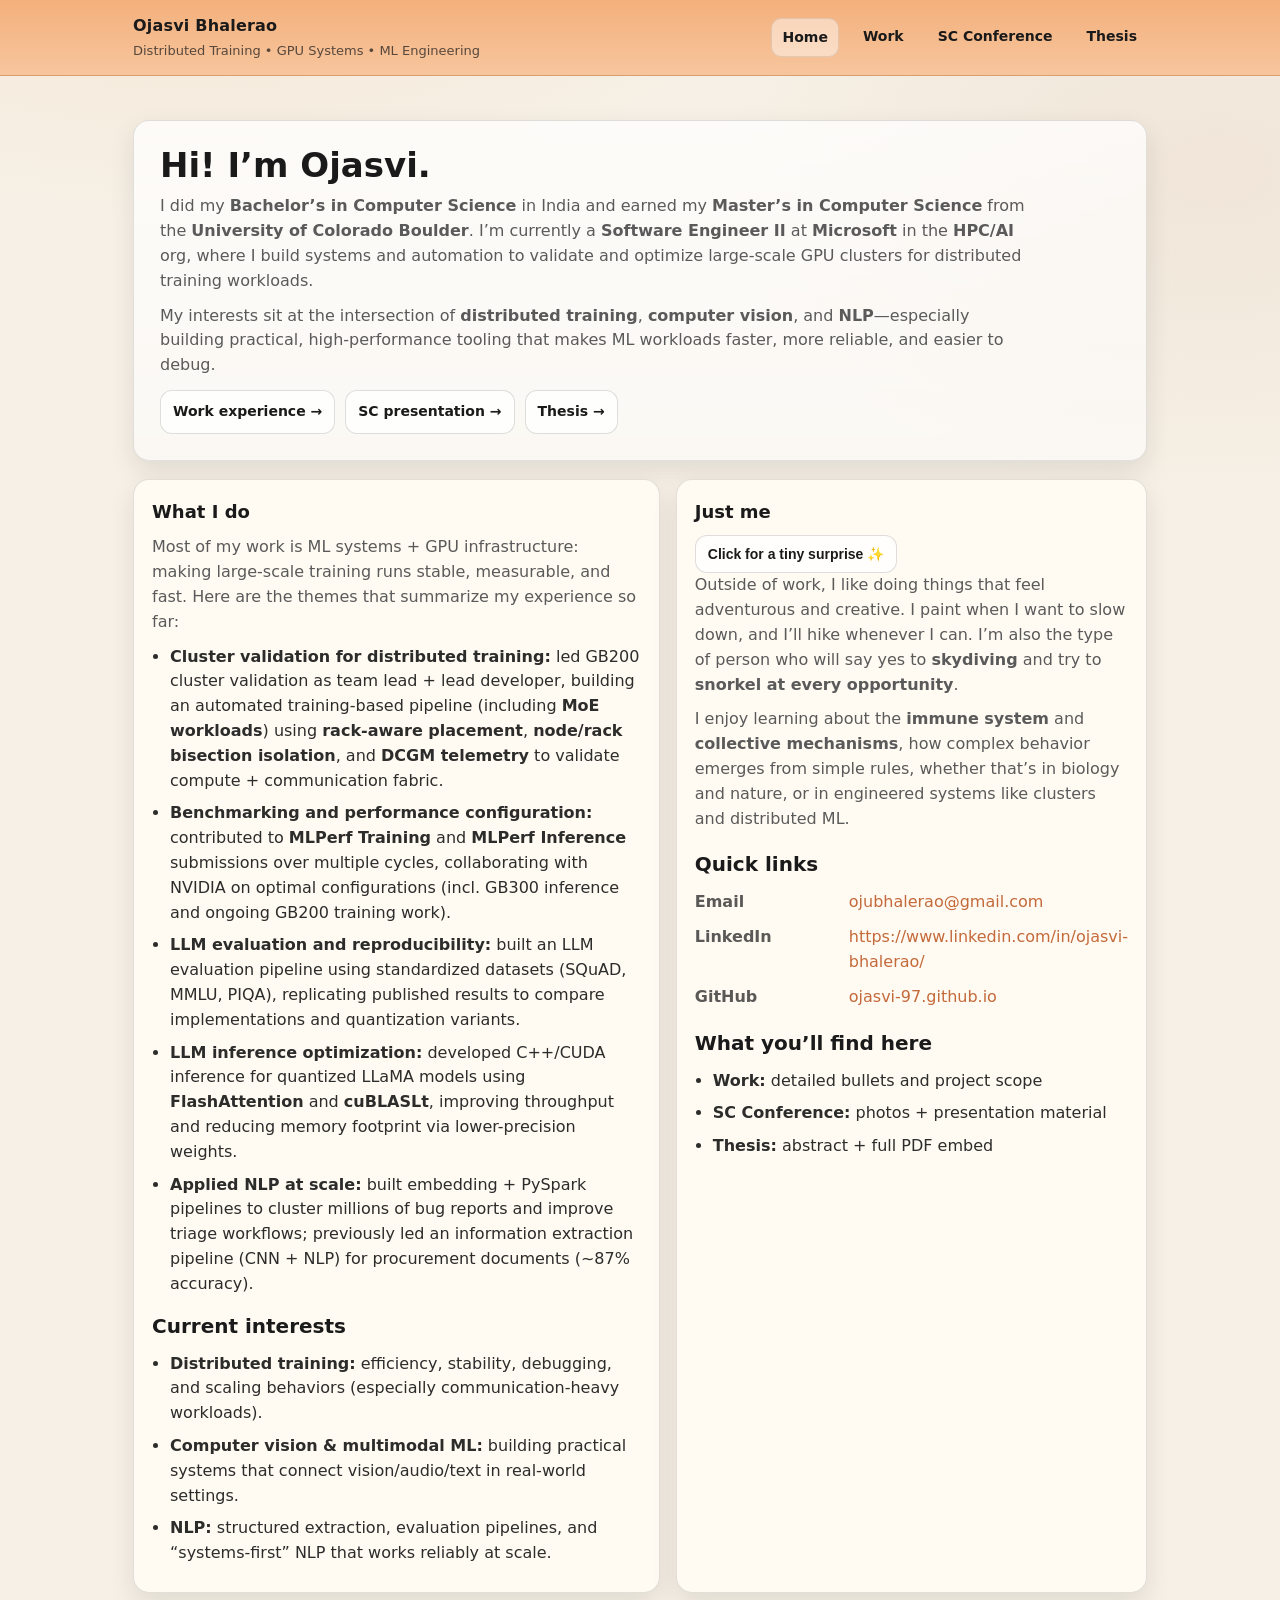
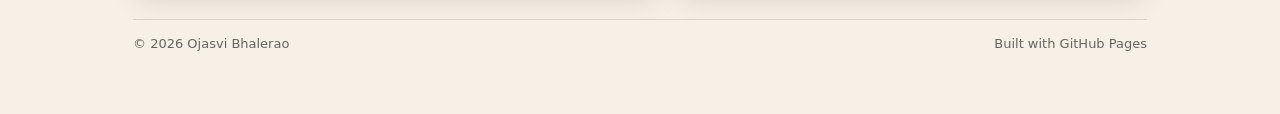
<file: index.html>
<!doctype html>
<html lang="en">
<head>
  <meta charset="utf-8" />
  <meta name="viewport" content="width=device-width,initial-scale=1" />
  <title>Ojasvi Bhalerao</title>
  <link rel="stylesheet" href="assets/css/style.css" />
</head>
<body>
  <div class="nav">
    <div class="nav-inner">
      <div class="brand">
        <div class="name">Ojasvi Bhalerao</div>
        <div class="tagline">Distributed Training • GPU Systems • ML Engineering</div>
      </div>
      <div class="nav-links">
        <a class="active" href="index.html">Home</a>
        <a href="work.html">Work</a>
        <a href="sc.html">SC Conference</a>
        <a href="thesis.html">Thesis</a>
      </div>
    </div>
  </div>

  <div class="container">
    <div class="hero">
      <h1>Hi! I’m Ojasvi.</h1>
      <p>
        I did my <b>Bachelor’s in Computer Science</b> in India and earned my <b>Master’s in Computer Science</b> from the
        <b>University of Colorado Boulder</b>.
        I’m currently a <b>Software Engineer II</b> at <b>Microsoft</b> in the <b>HPC/AI</b> org, where I build systems and
        automation to validate and optimize large-scale GPU clusters for distributed training workloads.
      </p>
      <p>
        My interests sit at the intersection of <b>distributed training</b>, <b>computer vision</b>, and <b>NLP</b>—especially
        building practical, high-performance tooling that makes ML workloads faster, more reliable, and easier to debug.
      </p>

      <!-- <div class="pills">
        <span class="pill">GB200 / GB300</span>
        <span class="pill">NCCL • SLURM • DCGM</span>
        <span class="pill">MoE (TP/EP)</span>
        <span class="pill">MLPerf Training & Inference</span>
        <span class="pill">C++ • Python • CUDA</span>
      </div> -->

      <div class="btnrow">
        <a class="btn" href="work.html">Work experience →</a>
        <a class="btn" href="sc.html">SC presentation →</a>
        <a class="btn" href="thesis.html">Thesis →</a>
      </div>
    </div>

    <div class="grid">
      <div class="card">
        <h2>What I do</h2>
        <p>
          Most of my work is ML systems + GPU infrastructure: making large-scale training runs stable, measurable, and fast.
          Here are the themes that summarize my experience so far:
        </p>
        <ul class="list">
          <li>
            <b>Cluster validation for distributed training:</b> led GB200 cluster validation as team lead + lead developer,
            building an automated training-based pipeline (including <b>MoE workloads</b>) using <b>rack-aware placement</b>,
            <b>node/rack bisection isolation</b>, and <b>DCGM telemetry</b> to validate compute + communication fabric.
          </li>
          <li>
            <b>Benchmarking and performance configuration:</b> contributed to <b>MLPerf Training</b> and <b>MLPerf Inference</b>
            submissions over multiple cycles, collaborating with NVIDIA on optimal configurations (incl. GB300 inference and
            ongoing GB200 training work).
          </li>
          <li>
            <b>LLM evaluation and reproducibility:</b> built an LLM evaluation pipeline using standardized datasets (SQuAD, MMLU,
            PIQA), replicating published results to compare implementations and quantization variants.
          </li>
          <li>
            <b>LLM inference optimization:</b> developed C++/CUDA inference for quantized LLaMA models using <b>FlashAttention</b>
            and <b>cuBLASLt</b>, improving throughput and reducing memory footprint via lower-precision weights.
          </li>
          <li>
            <b>Applied NLP at scale:</b> built embedding + PySpark pipelines to cluster millions of bug reports and improve
            triage workflows; previously led an information extraction pipeline (CNN + NLP) for procurement documents (~87% accuracy).
          </li>
        </ul>

        <div class="section" style="margin-top:14px;">
          <h2>Current interests</h2>
          <ul class="list">
            <li><b>Distributed training:</b> efficiency, stability, debugging, and scaling behaviors (especially communication-heavy workloads).</li>
            <li><b>Computer vision & multimodal ML:</b> building practical systems that connect vision/audio/text in real-world settings.</li>
            <li><b>NLP:</b> structured extraction, evaluation pipelines, and “systems-first” NLP that works reliably at scale.</li>
          </ul>
        </div>
      </div>

      <div class="card">
        <h2>Just me</h2>
        <button class="btn" id="cuteBtn" type="button">Click for a tiny surprise ✨</button>
        <div id="cuteToast" class="toast" aria-live="polite"></div>

        <p>
          Outside of work, I like doing things that feel adventurous and creative. I paint when I want to slow down, and I’ll
          hike whenever I can. I’m also the type of person who will say yes to <b>skydiving</b> and try to <b>snorkel at every
          opportunity</b>.
        </p>
        <p>
          I enjoy learning about the <b>immune system</b> and <b>collective mechanisms</b>, how complex behavior
          emerges from simple rules, whether that’s in biology and nature, or in engineered systems like clusters and distributed ML.
        </p>

        <div class="section">
          <h2>Quick links</h2>
          <div class="kv">
            <div class="k">Email</div>
            <div class="v"><a href="mailto:ojubhalerao@gmail.com">ojubhalerao@gmail.com</a></div>

            <div class="k">LinkedIn</div>
            <div class="v"><a href="https://www.linkedin.com/in/ojasvi-bhalerao/" target="_blank" rel="noopener">https://www.linkedin.com/in/ojasvi-bhalerao/</a></div>

            <div class="k">GitHub</div>
            <div class="v"><a href="https://ojasvi-97.github.io" target="_blank" rel="noopener">ojasvi-97.github.io</a></div>
          </div>
        </div>

        <div class="section">
          <h2>What you’ll find here</h2>
          <ul class="list">
            <li><b>Work:</b> detailed bullets and project scope</li>
            <li><b>SC Conference:</b> photos + presentation material</li>
            <li><b>Thesis:</b> abstract + full PDF embed</li>
          </ul>
        </div>
      </div>
    </div>

    <div class="footer">
      <div>© <span id="y"></span> Ojasvi Bhalerao</div>
      <div class="small">Built with GitHub Pages</div>
    </div>
  </div>

  <script>
    document.getElementById("y").textContent = new Date().getFullYear();
  </script>
  <script>
  const messages = [
    "Thanks for stopping by 😊",
    "May your code compile on the first try 🌼",
    "Sending good vibes (and stable NCCL) 🌿",
    "May your GPU temps be chill and your throughput be spicy 🌶️",
    "Your cluster called — it wants to be validated ✨",
  ];

  const btn = document.getElementById("cuteBtn");
  const toast = document.getElementById("cuteToast");

  if (btn && toast) {
    btn.addEventListener("click", () => {
      const msg = messages[Math.floor(Math.random() * messages.length)];
      toast.textContent = msg;

      toast.classList.remove("show");
      void toast.offsetWidth; // re-trigger animation
      toast.classList.add("show");
    });
  }
</script>

</body>
</html>
</file>
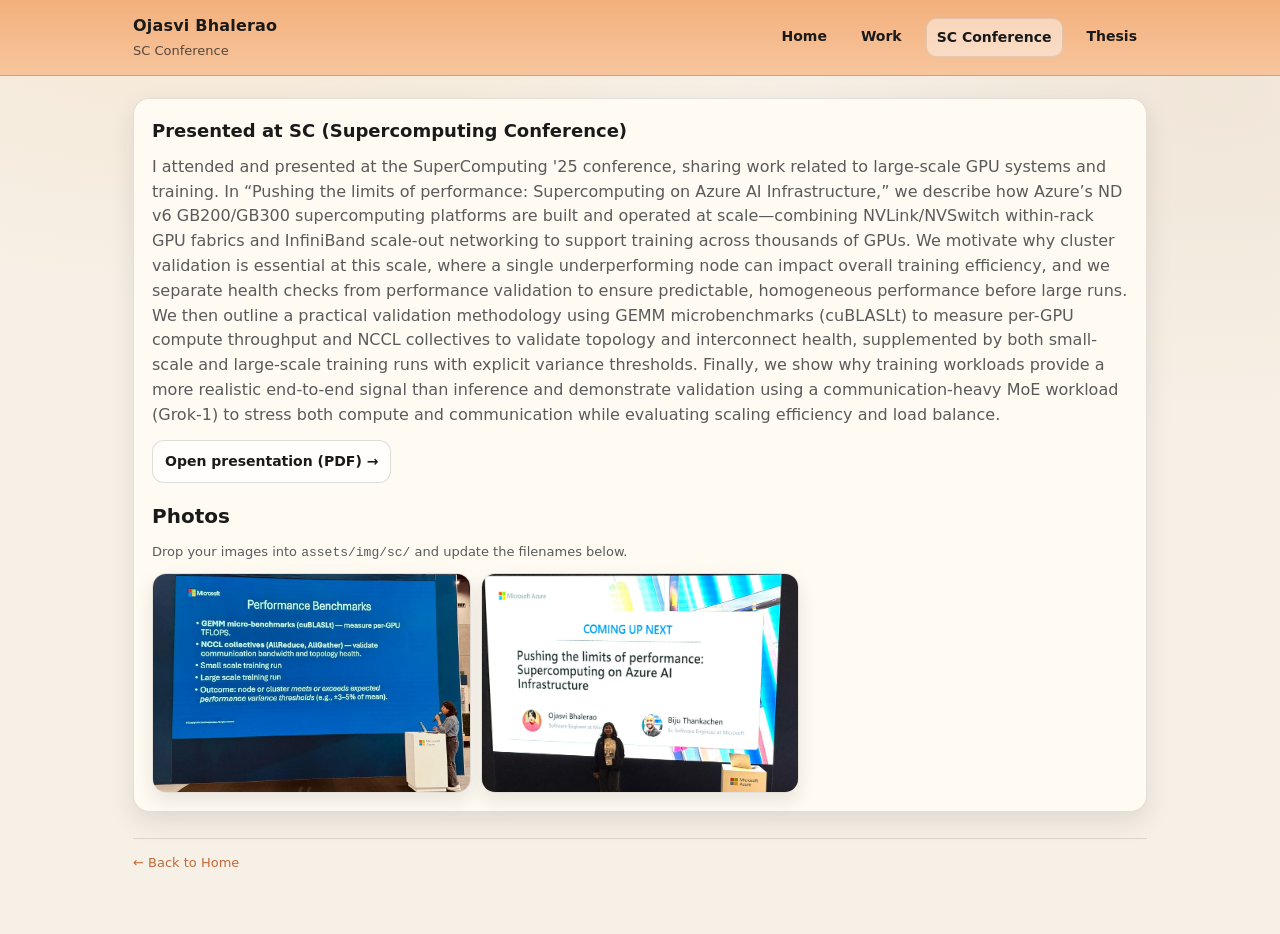
<file: sc.html>
<!doctype html>
<html lang="en">
<head>
  <meta charset="utf-8" />
  <meta name="viewport" content="width=device-width,initial-scale=1" />
  <title>SC Conference • Ojasvi Bhalerao</title>
  <link rel="stylesheet" href="assets/css/style.css" />
</head>
<body>
  <div class="nav">
    <div class="nav-inner">
      <div class="brand">
        <div class="name">Ojasvi Bhalerao</div>
        <div class="tagline">SC Conference</div>
      </div>
      <div class="nav-links">
        <a href="index.html">Home</a>
        <a href="work.html">Work</a>
        <a class="active" href="sc.html">SC Conference</a>
        <a href="thesis.html">Thesis</a>
      </div>
    </div>
  </div>

  <div class="container">
    <div class="card">
      <h2>Presented at SC (Supercomputing Conference)</h2>
      <p>
        I attended and presented at the SuperComputing '25 conference, sharing work related to large-scale GPU systems and training.
        In “Pushing the limits of performance: Supercomputing on Azure AI Infrastructure,” we describe how Azure’s ND v6 GB200/GB300 supercomputing platforms are built and operated at scale—combining NVLink/NVSwitch within-rack GPU fabrics and InfiniBand scale-out networking to support training across thousands of GPUs.
We motivate why cluster validation is essential at this scale, where a single underperforming node can impact overall training efficiency, and we separate health checks from performance validation to ensure predictable, homogeneous performance before large runs. 
We then outline a practical validation methodology using GEMM microbenchmarks (cuBLASLt) to measure per-GPU compute throughput and NCCL collectives to validate topology and interconnect health, supplemented by both small-scale and large-scale training runs with explicit variance thresholds. 
Finally, we show why training workloads provide a more realistic end-to-end signal than inference and demonstrate validation using a communication-heavy MoE workload (Grok-1) to stress both compute and communication while evaluating scaling efficiency and load balance.
      </p>

      <div class="btnrow">
        <!-- Put your slides PDF at assets/pdf/sc-talk.pdf -->
        <a class="btn" href="assets/pdf/SC_FINAL.pdf" target="_blank" rel="noopener">Open presentation (PDF) →</a>
        <!-- If you have PPTX, you can add it too:
        <a class="btn" href="assets/pdf/SC_FINAL.pptx" target="_blank" rel="noopener">Download PPTX →</a>
        -->
      </div>

      <div class="section">
        <h2>Photos</h2>
        <p class="small">Drop your images into <span style="font-family:var(--mono);">assets/img/sc/</span> and update the filenames below.</p>
        <div class="gallery">
          <img src="assets/img/sc/photo1.jpeg" alt="SC photo 1">
          <img src="assets/img/sc/photo2.jpeg" alt="SC photo 2">
        </div>
      </div>
    </div>

    <div class="footer">
      <div><a href="index.html">← Back to Home</a></div>
    </div>
  </div>
</body>
</html>
</file>
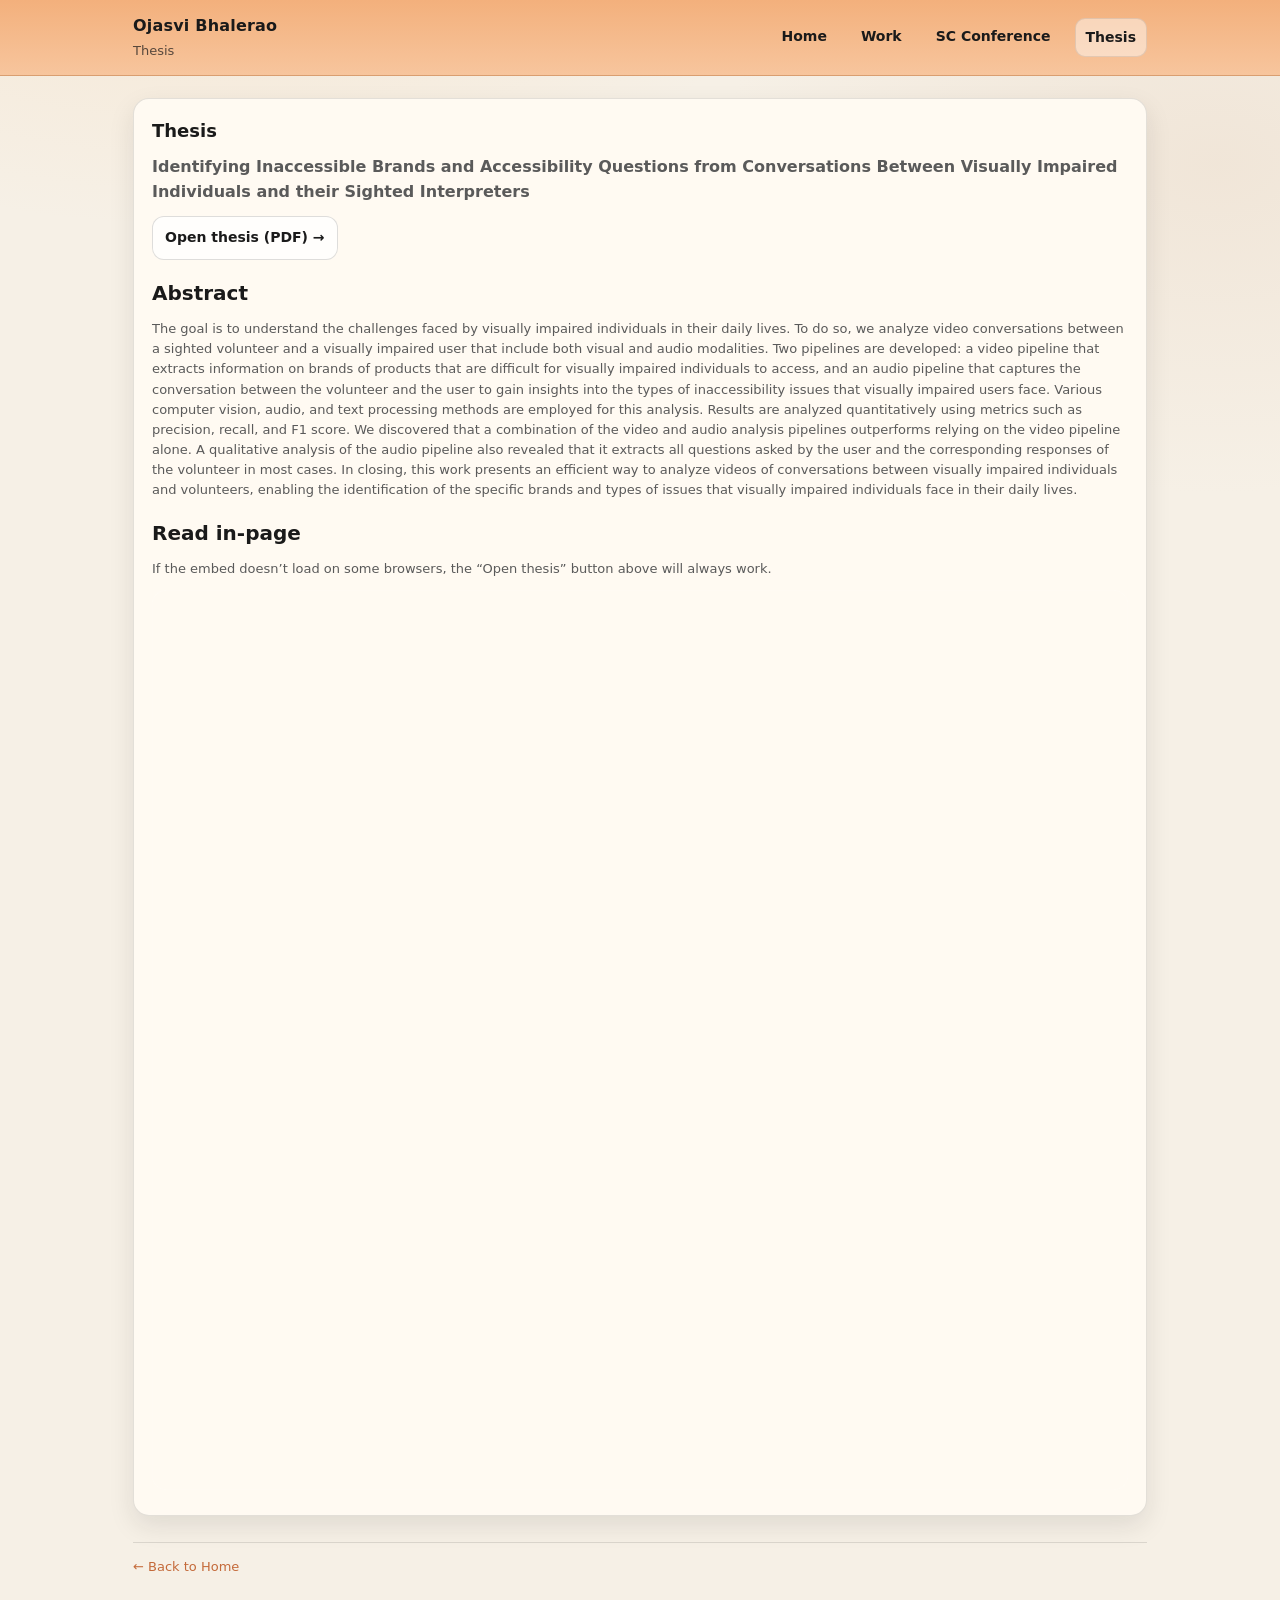
<file: thesis.html>
<!doctype html>
<html lang="en">
<head>
  <meta charset="utf-8" />
  <meta name="viewport" content="width=device-width,initial-scale=1" />
  <title>Thesis • Ojasvi Bhalerao</title>
  <link rel="stylesheet" href="assets/css/style.css" />
</head>
<body>
  <div class="nav">
    <div class="nav-inner">
      <div class="brand">
        <div class="name">Ojasvi Bhalerao</div>
        <div class="tagline">Thesis</div>
      </div>
      <div class="nav-links">
        <a href="index.html">Home</a>
        <a href="work.html">Work</a>
        <a href="sc.html">SC Conference</a>
        <a class="active" href="thesis.html">Thesis</a>
      </div>
    </div>
  </div>

  <div class="container">
    <div class="card">
      <h2>Thesis</h2>
      <p>
        <b>Identifying Inaccessible Brands and Accessibility Questions from Conversations Between Visually Impaired Individuals and their Sighted Interpreters</b>
      </p>

      <div class="btnrow">
        <a class="btn" href="assets/pdf/thesis.pdf" target="_blank" rel="noopener">Open thesis (PDF) →</a>
      </div>

      <div class="section">
        <h2>Abstract</h2>
        <p class="small">
          The goal is to understand the challenges faced by visually impaired individuals in their daily lives. To do so, we analyze video conversations between a sighted volunteer and a visually impaired user that include both visual and audio modalities. Two pipelines are developed: a video pipeline that extracts information on brands of products that are difficult for visually impaired individuals to access, and an audio pipeline that captures the conversation between the volunteer and the user to gain insights into the types of inaccessibility issues that visually impaired users face. Various computer vision, audio, and text processing methods are employed for this analysis. Results are analyzed quantitatively using metrics such as precision, recall, and F1 score. We discovered that a combination of the video and audio analysis pipelines outperforms relying on the video pipeline alone. A qualitative analysis of the audio pipeline also revealed that it extracts all questions asked by the user and the corresponding responses of the volunteer in most cases. In closing, this work presents an efficient way to analyze videos of conversations between visually impaired individuals and volunteers, enabling the identification of the specific brands and types of issues that visually impaired individuals face in their daily lives.
        </p>
      </div>

      <div class="section">
        <h2>Read in-page</h2>
        <p class="small">If the embed doesn’t load on some browsers, the “Open thesis” button above will always work.</p>
        <iframe
          src="assets/pdf/Thesis.pdf"
          style="width:100%; height: 900px; border:1px solid rgba(255,255,255,.10); border-radius: 14px; background: rgba(255,255,255,.03);">
        </iframe>
      </div>
    </div>

    <div class="footer">
      <div><a href="index.html">← Back to Home</a></div>
    </div>
  </div>
</body>
</html>
</file>
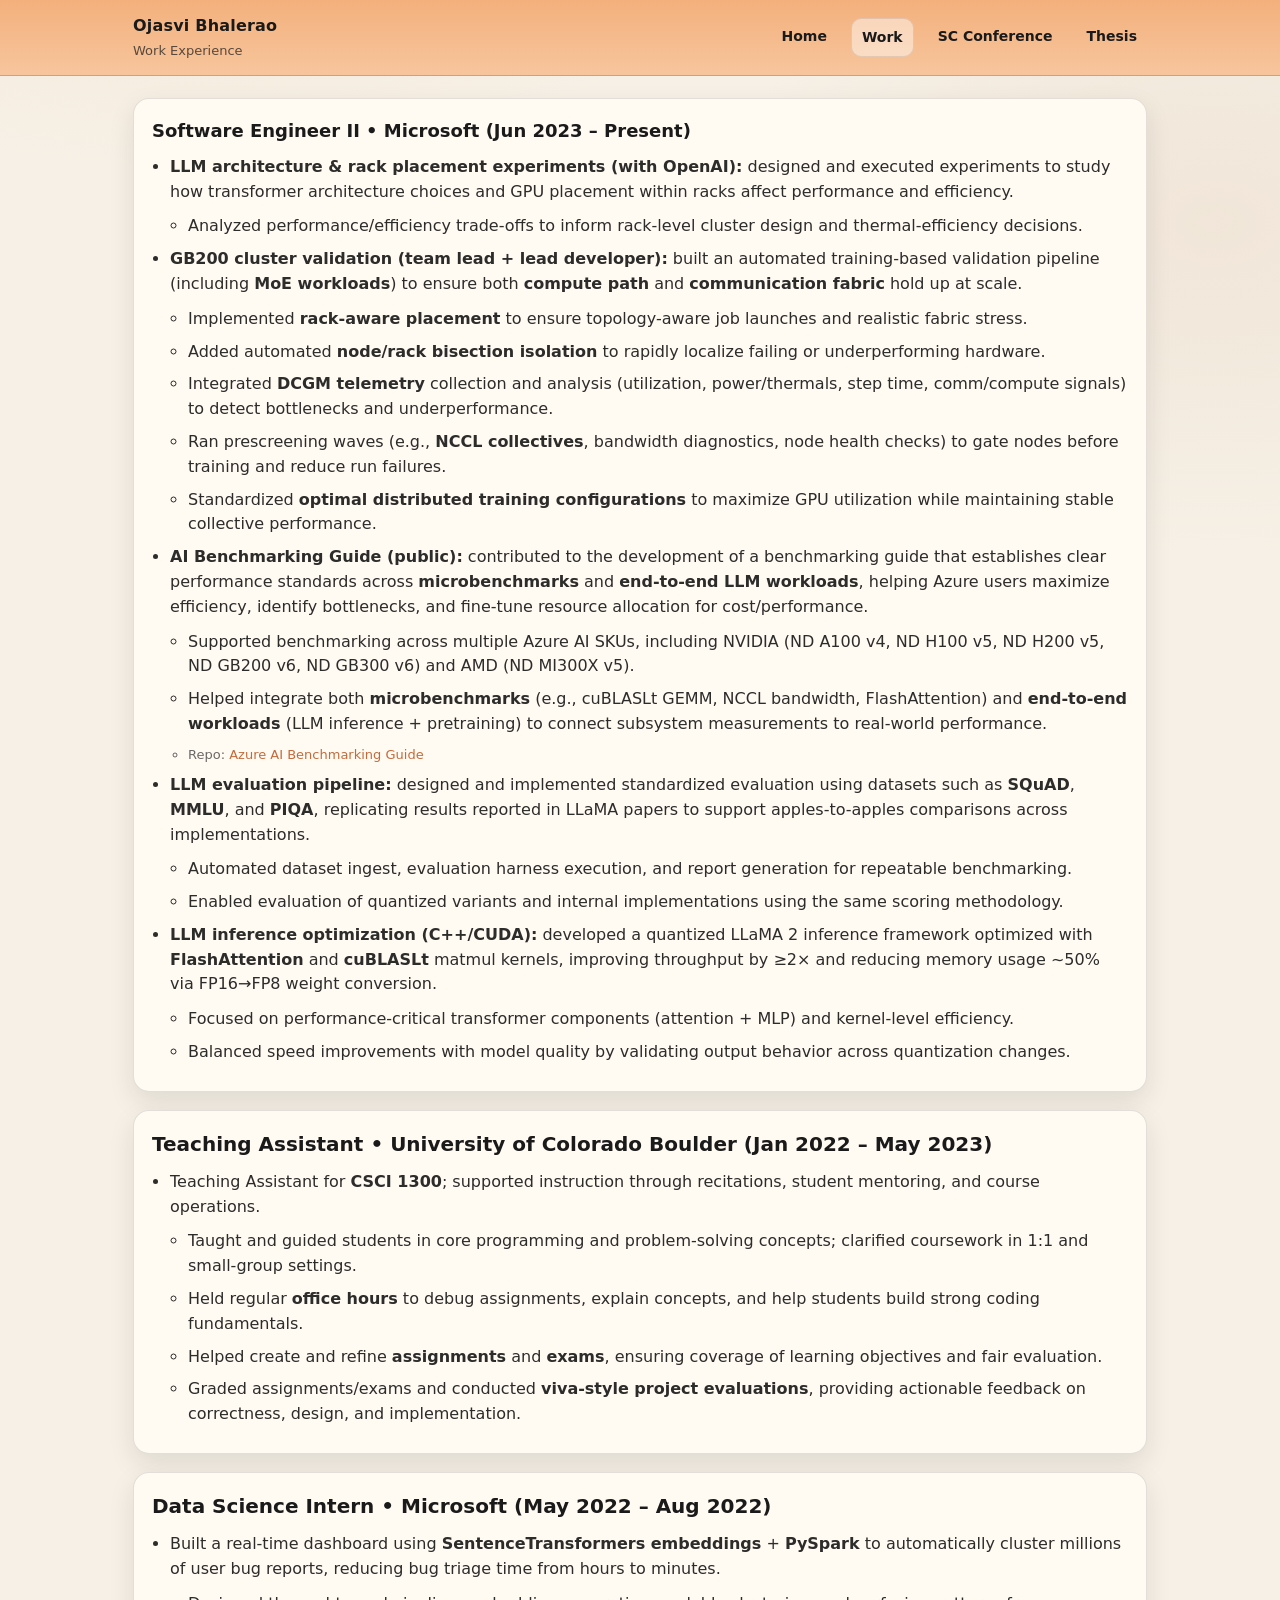
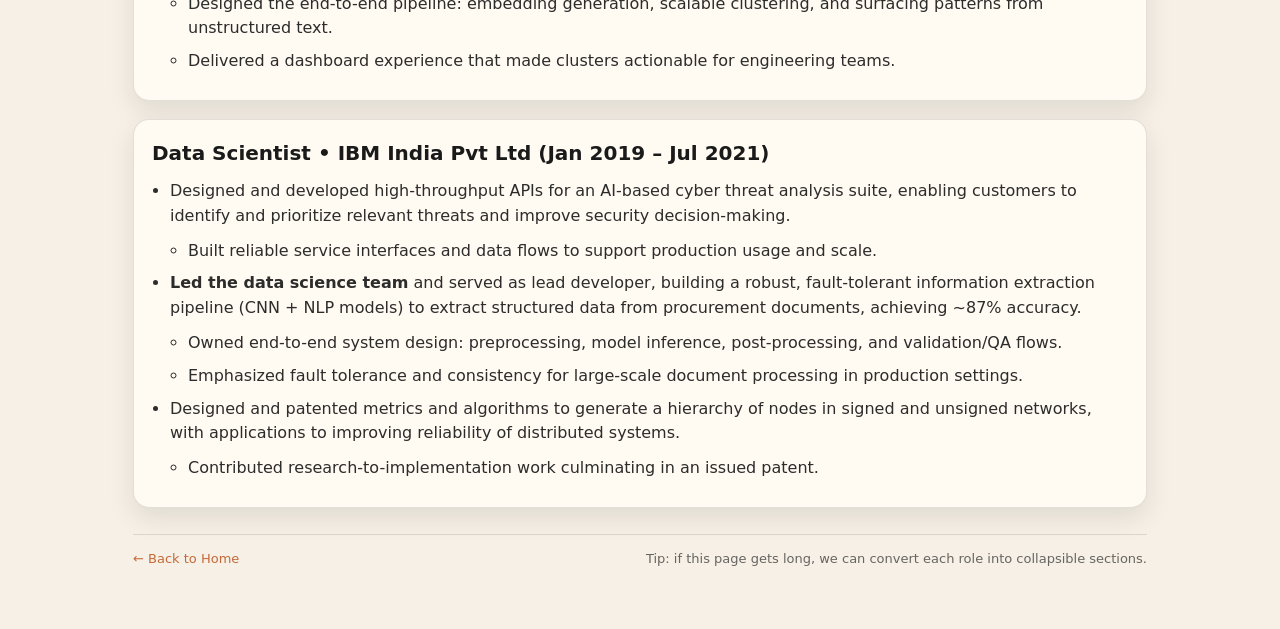
<file: work.html>
<!doctype html>
<html lang="en">
<head>
  <meta charset="utf-8" />
  <meta name="viewport" content="width=device-width,initial-scale=1" />
  <title>Work • Ojasvi Bhalerao</title>
  <link rel="stylesheet" href="assets/css/style.css" />
</head>
<body>
  <div class="nav">
    <div class="nav-inner">
      <div class="brand">
        <div class="name">Ojasvi Bhalerao</div>
        <div class="tagline">Work Experience</div>
      </div>
      <div class="nav-links">
        <a href="index.html">Home</a>
        <a class="active" href="work.html">Work</a>
        <a href="sc.html">SC Conference</a>
        <a href="thesis.html">Thesis</a>
      </div>
    </div>
  </div>

  <div class="container">
    <!-- MICROSOFT -->
    <div class="card">
      <h2>Software Engineer II • Microsoft (Jun 2023 – Present)</h2>

      <ul class="list">
        <li>
          <b>LLM architecture & rack placement experiments (with OpenAI):</b> designed and executed experiments to study how
          transformer architecture choices and GPU placement within racks affect performance and efficiency.
          <ul class="list">
            <li>Analyzed performance/efficiency trade-offs to inform rack-level cluster design and thermal-efficiency decisions.</li>
          </ul>
        </li>

        <li>
          <b>GB200 cluster validation (team lead + lead developer):</b> built an automated training-based validation pipeline
          (including <b>MoE workloads</b>) to ensure both <b>compute path</b> and <b>communication fabric</b> hold up at scale.
          <ul class="list">
            <li>Implemented <b>rack-aware placement</b> to ensure topology-aware job launches and realistic fabric stress.</li>
            <li>Added automated <b>node/rack bisection isolation</b> to rapidly localize failing or underperforming hardware.</li>
            <li>Integrated <b>DCGM telemetry</b> collection and analysis (utilization, power/thermals, step time, comm/compute signals)
              to detect bottlenecks and underperformance.</li>
            <li>Ran prescreening waves (e.g., <b>NCCL collectives</b>, bandwidth diagnostics, node health checks) to gate nodes before training
              and reduce run failures.</li>
            <li>Standardized <b>optimal distributed training configurations</b> to maximize GPU utilization while maintaining stable collective performance.</li>
          </ul>
        </li>

       <li>
            <b>AI Benchmarking Guide (public):</b> contributed to the development of a benchmarking guide that establishes clear performance
            standards across <b>microbenchmarks</b> and <b>end-to-end LLM workloads</b>, helping Azure users maximize efficiency, identify
            bottlenecks, and fine-tune resource allocation for cost/performance.
            <ul class="list">
                <li>Supported benchmarking across multiple Azure AI SKUs, including NVIDIA (ND A100 v4, ND H100 v5, ND H200 v5, ND GB200 v6, ND GB300 v6) and AMD (ND MI300X v5).</li>
                <li>Helped integrate both <b>microbenchmarks</b> (e.g., cuBLASLt GEMM, NCCL bandwidth, FlashAttention) and <b>end-to-end workloads</b> (LLM inference + pretraining) to connect subsystem measurements to real-world performance.</li>
                <li class="small">Repo: <a href="https://github.com/Azure/AI-benchmarking-guide" target="_blank" rel="noopener">Azure AI Benchmarking Guide</a></li>
            </ul>
        </li>


        <li>
          <b>LLM evaluation pipeline:</b> designed and implemented standardized evaluation using datasets such as <b>SQuAD</b>, <b>MMLU</b>, and <b>PIQA</b>,
          replicating results reported in LLaMA papers to support apples-to-apples comparisons across implementations.
          <ul class="list">
            <li>Automated dataset ingest, evaluation harness execution, and report generation for repeatable benchmarking.</li>
            <li>Enabled evaluation of quantized variants and internal implementations using the same scoring methodology.</li>
          </ul>
        </li>

        <li>
          <b>LLM inference optimization (C++/CUDA):</b> developed a quantized LLaMA 2 inference framework optimized with <b>FlashAttention</b> and
          <b>cuBLASLt</b> matmul kernels, improving throughput by ≥2× and reducing memory usage ~50% via FP16→FP8 weight conversion.
          <ul class="list">
            <li>Focused on performance-critical transformer components (attention + MLP) and kernel-level efficiency.</li>
            <li>Balanced speed improvements with model quality by validating output behavior across quantization changes.</li>
          </ul>
        </li>
      </ul>
    </div>

    <!-- TEACHING ASSISTANT -->
    <div class="card section">
      <h2>Teaching Assistant • University of Colorado Boulder (Jan 2022 – May 2023)</h2>
      <ul class="list">
        <li>
          Teaching Assistant for <b>CSCI 1300</b>; supported instruction through recitations, student mentoring, and course operations.
          <ul class="list">
            <li>Taught and guided students in core programming and problem-solving concepts; clarified coursework in 1:1 and small-group settings.</li>
            <li>Held regular <b>office hours</b> to debug assignments, explain concepts, and help students build strong coding fundamentals.</li>
            <li>Helped create and refine <b>assignments</b> and <b>exams</b>, ensuring coverage of learning objectives and fair evaluation.</li>
            <li>Graded assignments/exams and conducted <b>viva-style project evaluations</b>, providing actionable feedback on correctness, design, and implementation.</li>
          </ul>
        </li>
      </ul>
    </div>

    <!-- MICROSOFT INTERN -->
    <div class="card section">
      <h2>Data Science Intern • Microsoft (May 2022 – Aug 2022)</h2>
      <ul class="list">
        <li>
          Built a real-time dashboard using <b>SentenceTransformers embeddings</b> + <b>PySpark</b> to automatically cluster millions of user bug reports,
          reducing bug triage time from hours to minutes.
          <ul class="list">
            <li>Designed the end-to-end pipeline: embedding generation, scalable clustering, and surfacing patterns from unstructured text.</li>
            <li>Delivered a dashboard experience that made clusters actionable for engineering teams.</li>
          </ul>
        </li>
      </ul>
    </div>

    <!-- IBM -->
    <div class="card section">
      <h2>Data Scientist • IBM India Pvt Ltd (Jan 2019 – Jul 2021)</h2>
      <ul class="list">
        <li>
          Designed and developed high-throughput APIs for an AI-based cyber threat analysis suite, enabling customers to identify and prioritize
          relevant threats and improve security decision-making.
          <ul class="list">
            <li>Built reliable service interfaces and data flows to support production usage and scale.</li>
          </ul>
        </li>

        <li>
          <b>Led the data science team</b> and served as lead developer, building a robust, fault-tolerant information extraction pipeline (CNN + NLP models)
          to extract structured data from procurement documents, achieving ~87% accuracy.
          <ul class="list">
            <li>Owned end-to-end system design: preprocessing, model inference, post-processing, and validation/QA flows.</li>
            <li>Emphasized fault tolerance and consistency for large-scale document processing in production settings.</li>
          </ul>
        </li>

        <li>
          Designed and patented metrics and algorithms to generate a hierarchy of nodes in signed and unsigned networks, with applications to improving
          reliability of distributed systems.
          <ul class="list">
            <li>Contributed research-to-implementation work culminating in an issued patent.</li>
          </ul>
        </li>
      </ul>
    </div>

    <div class="footer">
      <div><a href="index.html">← Back to Home</a></div>
      <div class="small">Tip: if this page gets long, we can convert each role into collapsible sections.</div>
    </div>
  </div>
</body>
</html>
</file>
<file: assets/css/style.css>
:root{
  /* Beige / warm neutral theme */
  --bg:#f6f0e6;            /* page background (beige) */
  --card:#fffaf2;          /* card background (warm off-white) */
  --text:#1a1a1a;          /* main text (near black) */
  --muted:#5a5a5a;         /* secondary text */
  --accent:#c46a3a;        /* links / accents (soft terracotta) */

  --nav:#f3b07c;           /* pastel orange navbar */
  --nav2:#f7c59d;          /* slightly lighter orange for depth */
  --border:rgba(26,26,26,.12);
  --shadow: 0 10px 26px rgba(26,26,26,.10);

  --radius: 16px;
  --maxw: 1050px;

  --mono: ui-monospace, SFMono-Regular, Menlo, Monaco, Consolas, "Liberation Mono", "Courier New", monospace;
  --sans: ui-sans-serif, system-ui, -apple-system, Segoe UI, Roboto, Helvetica, Arial, "Apple Color Emoji","Segoe UI Emoji";
}

*{ box-sizing:border-box; }
html, body{ margin:0; padding:0; }

body{
  font-family: var(--sans);
  background:
    radial-gradient(1100px 650px at 15% -10%, rgba(244, 208, 167, .35), transparent 60%),
    radial-gradient(900px 600px at 95% 10%, rgba(230, 210, 190, .35), transparent 55%),
    var(--bg);
  color: var(--text);
  line-height: 1.55;
}

a{ color: var(--accent); text-decoration:none; }
a:hover{ text-decoration:underline; }

.container{
  max-width: var(--maxw);
  margin: 0 auto;
  padding: 22px 18px 60px;
}

/* NAV */
.nav{
  position: sticky;
  top:0;
  background: linear-gradient(180deg, var(--nav), var(--nav2));
  border-bottom: 1px solid var(--border);
  z-index: 5;
}

.nav-inner{
  max-width: var(--maxw);
  margin: 0 auto;
  padding: 14px 18px;
  display:flex;
  align-items:center;
  justify-content:space-between;
  gap:16px;
}

.brand{
  display:flex;
  flex-direction:column;
  gap:2px;
}
.brand .name{
  font-weight: 800;
  letter-spacing:.2px;
}
.brand .tagline{
  font-size: 13px;
  color: rgba(26,26,26,.72);
}

.nav-links{
  display:flex;
  gap: 14px;
  flex-wrap:wrap;
  justify-content:flex-end;
}
.nav-links a{
  color: var(--text);
  font-weight: 700;
  font-size: 14px;
  padding: 8px 10px;
  border-radius: 10px;
}
.nav-links a.active,
.nav-links a:hover{
  background: rgba(255,255,255,.45);
  text-decoration:none;
  border: 1px solid rgba(26,26,26,.10);
}

/* HERO */
.hero{
  margin-top: 22px;
  padding: 26px;
  background: linear-gradient(180deg, rgba(255,255,255,.75), rgba(255,255,255,.55));
  border: 1px solid var(--border);
  border-radius: var(--radius);
  box-shadow: var(--shadow);
}
.hero h1{
  margin:0 0 6px;
  font-size: 34px;
  line-height: 1.1;
}
.hero p{
  margin: 10px 0 0;
  color: var(--muted);
  max-width: 85ch;
}

/* PILLS */
.pills{
  margin-top: 14px;
  display:flex;
  flex-wrap:wrap;
  gap: 10px;
}
.pill{
  font-family: var(--mono);
  font-size: 12px;
  padding: 7px 10px;
  border: 1px solid rgba(26,26,26,.12);
  border-radius: 999px;
  background: rgba(255,255,255,.70);
  color: rgba(26,26,26,.88);
}

/* GRID */
.grid{
  margin-top: 18px;
  display:grid;
  grid-template-columns: 1.3fr .9fr;
  gap: 16px;
}
@media (max-width: 900px){
  .grid{ grid-template-columns: 1fr; }
}

/* CARDS */
.card{
  padding: 18px;
  background: var(--card);
  border: 1px solid var(--border);
  border-radius: var(--radius);
  box-shadow: var(--shadow);
}
.card h2{
  margin:0 0 10px;
  font-size: 18px;
}
.card p{
  color: var(--muted);
  margin: 0 0 10px;
}

/* LISTS */
.list{
  margin: 10px 0 0;
  padding-left: 18px;
  color: rgba(26,26,26,.92);
}
.list li{ margin: 8px 0; }

.small{
  font-size: 13px;
  color: rgba(26,26,26,.65);
}

.section{
  margin-top: 18px;
}
.section h2{
  margin: 0 0 10px;
  font-size: 20px;
}

/* KEY-VALUE GRID */
.kv{
  display:grid;
  grid-template-columns: 140px 1fr;
  gap: 10px 14px;
  margin-top: 10px;
}
.kv .k{
  color: rgba(26,26,26,.72);
  font-weight: 800;
}
.kv .v{
  color: rgba(26,26,26,.92);
}

/* GALLERY */
.gallery{
  display:grid;
  grid-template-columns: repeat(3, 1fr);
  gap: 10px;
}
.gallery img{
  width: 100%;
  height: 220px;
  object-fit: cover;
  border-radius: 14px;
  border: 1px solid var(--border);
  box-shadow: 0 8px 18px rgba(26,26,26,.10);
}
@media (max-width: 900px){
  .gallery{ grid-template-columns: 1fr; }
  .gallery img{ height: auto; }
}

/* FOOTER */
.footer{
  margin-top: 26px;
  padding-top: 14px;
  border-top: 1px solid var(--border);
  color: rgba(26,26,26,.65);
  font-size: 13px;
  display:flex;
  justify-content:space-between;
  gap: 10px;
  flex-wrap:wrap;
}

/* BUTTONS */
.btnrow{
  display:flex;
  gap: 10px;
  flex-wrap:wrap;
  margin-top: 12px;
}
.btn{
  display:inline-flex;
  align-items:center;
  gap: 8px;
  padding: 10px 12px;
  border-radius: 12px;
  border: 1px solid rgba(26,26,26,.14);
  background: rgba(255,255,255,.75);
  color: var(--text);
  font-weight: 800;
  font-size: 14px;
}
.btn:hover{
  background: rgba(255,255,255,.92);
  text-decoration:none;
}

.toast{
  position: fixed;
  left: 50%;
  bottom: 22px;
  transform: translateX(-50%);
  background: rgba(255,255,255,.92);
  border: 1px solid rgba(26,26,26,.14);
  color: rgba(26,26,26,.92);
  padding: 10px 14px;
  border-radius: 14px;
  box-shadow: 0 10px 26px rgba(26,26,26,.12);
  opacity: 0;
  pointer-events: none;
  font-weight: 700;
}

.toast.show{
  opacity: 1;
  animation: popIn .25s ease-out, floatUp 2.3s ease-in forwards;
}

@keyframes popIn{
  0% { transform: translateX(-50%) scale(.9); }
  100% { transform: translateX(-50%) scale(1); }
}

@keyframes floatUp{
  0% { transform: translateX(-50%) translateY(0); opacity: 1; }
  80% { opacity: 1; }
  100% { transform: translateX(-50%) translateY(-18px); opacity: 0; }
}

.nav{
  position: sticky;
  top:0;
  z-index: 5;
  overflow: hidden; /* important so sheen stays inside navbar */
}

/* animated overlay that doesn't block clicks */
</file>
